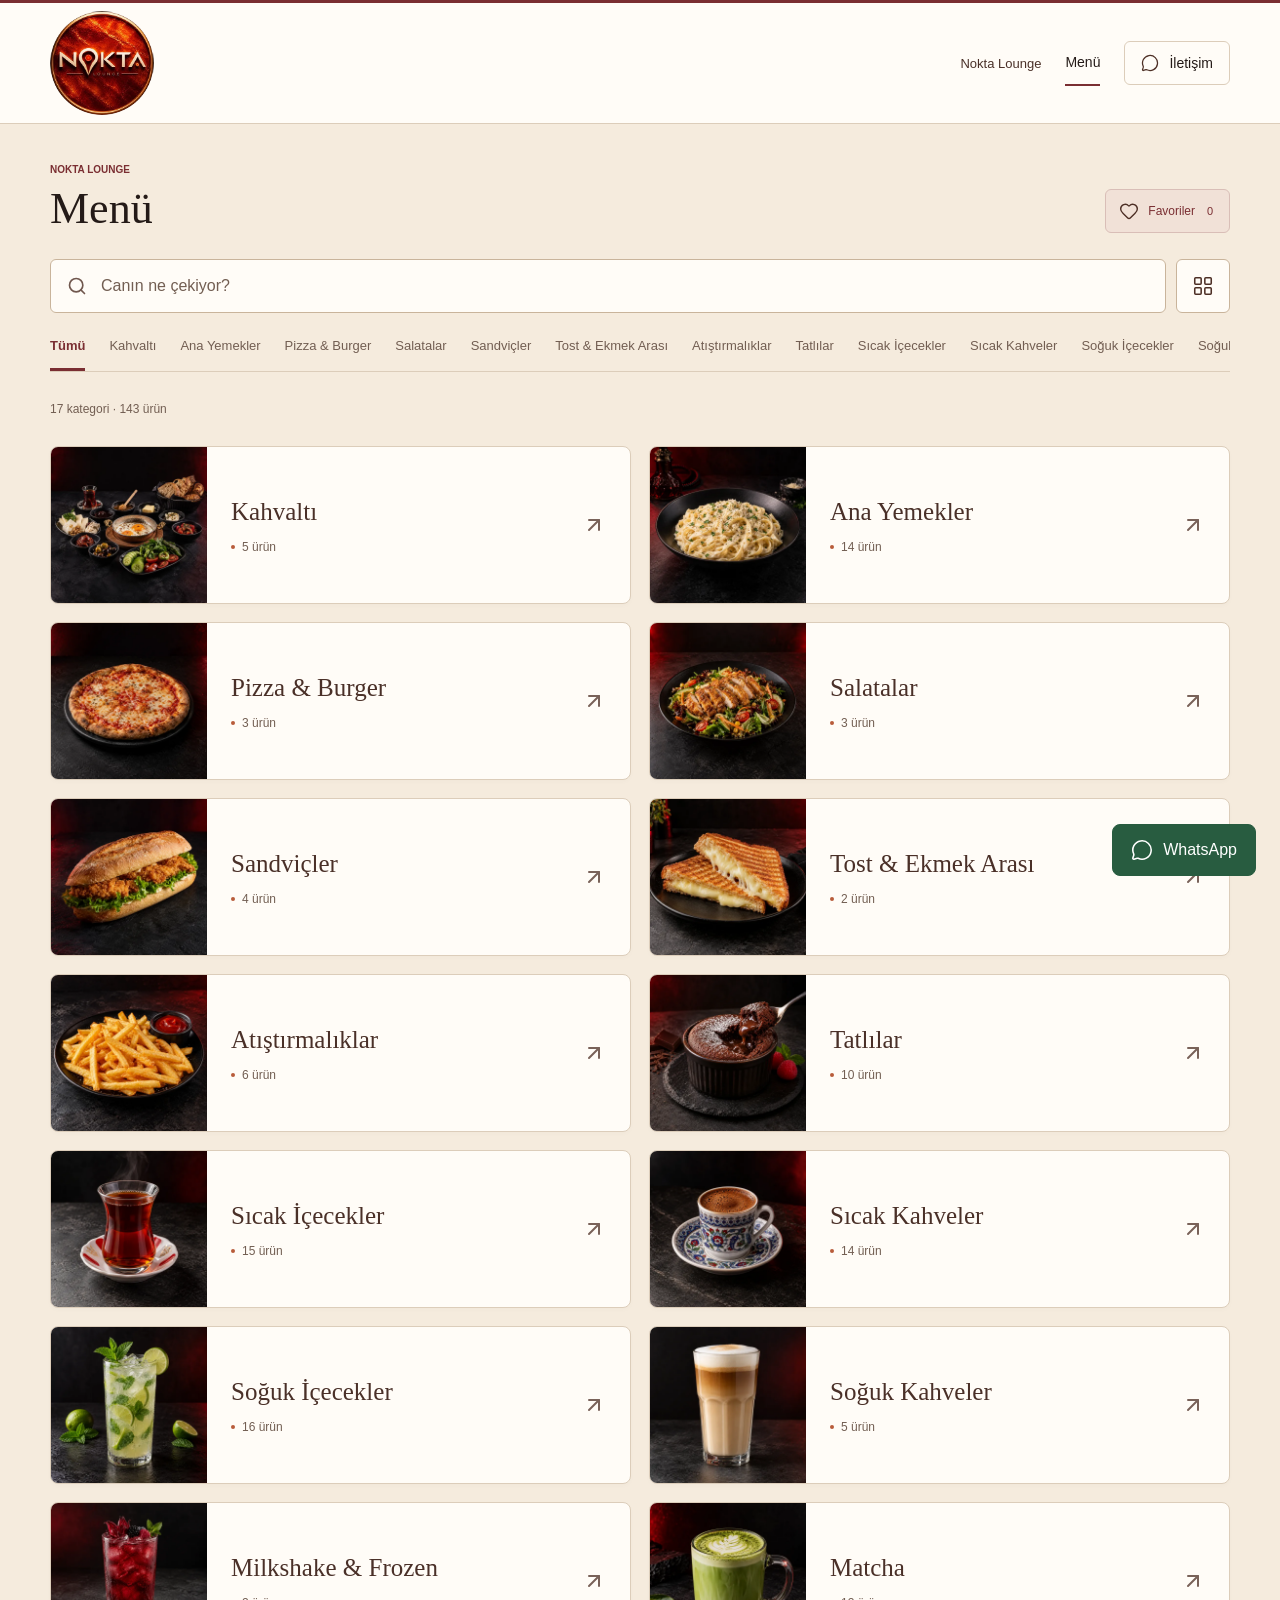
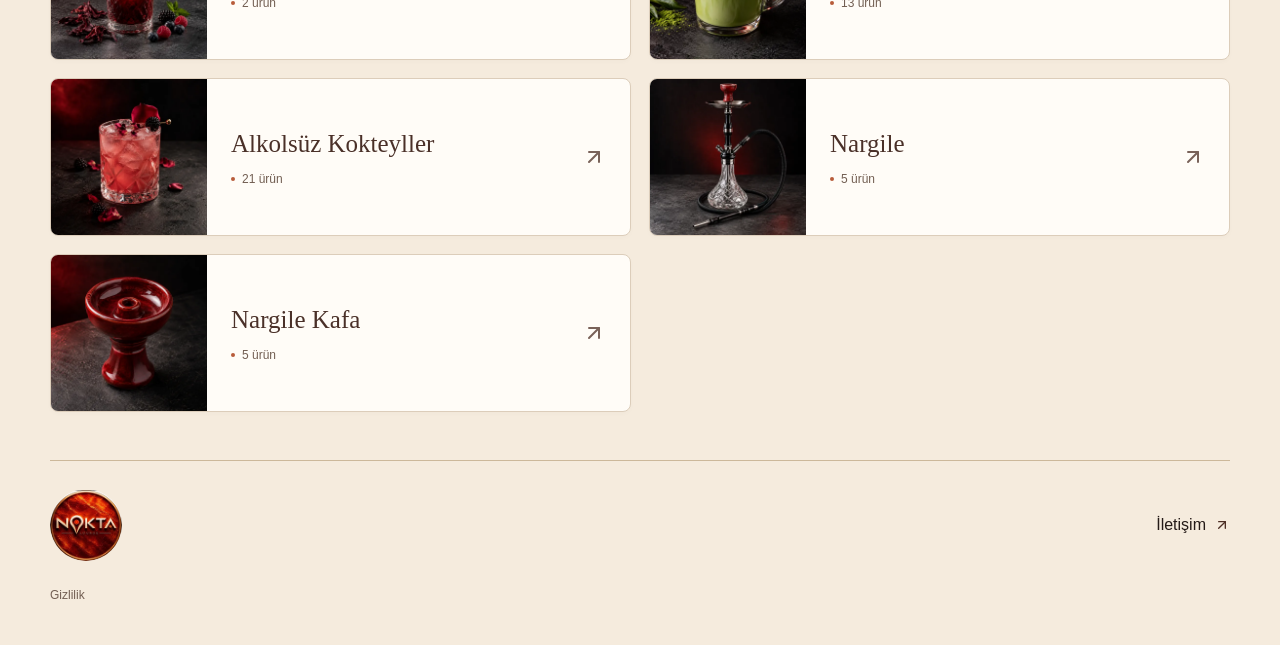
<file: index.html>
<!doctype html>
<html lang="tr">
<head>
  <meta charset="UTF-8">
  <meta name="viewport" content="width=device-width, initial-scale=1, viewport-fit=cover">
  <meta name="theme-color" content="#F5EBDD">
  <meta name="description" content="Nokta Lounge menüsü: kahveler, soğuk içecekler, yemekler, tatlılar ve nargile. Kategorileri ve ürün fiyatlarını inceleyin.">
  <meta property="og:title" content="Nokta Lounge | Menü">
  <meta property="og:description" content="Kahveler, yemekler, tatlılar ve daha fazlası. Nokta Lounge menüsü.">
  <meta property="og:type" content="website">
  <meta property="og:locale" content="tr_TR">
  <meta property="og:url" content="https://noktalounge.com.tr/">
  <meta property="og:image" content="https://noktalounge.com.tr/assets/brand/nokta-logo.webp">
  <link rel="canonical" href="https://noktalounge.com.tr/">
  <title>Nokta Lounge | Menü</title>
  <link rel="icon" href="assets/brand/favicon.png?v=2" type="image/png" sizes="64x64">
  <link rel="apple-touch-icon" href="assets/brand/apple-touch-icon.png">
  <link rel="manifest" href="site.webmanifest">
  <link rel="stylesheet" href="styles.css">
  <link rel="stylesheet" href="palette.css?v=ivory-1">
  <script type="application/ld+json">{"@context":"https://schema.org","@type":"CafeOrCoffeeShop","name":"Nokta Lounge","currenciesAccepted":"TRY","telephone":"+905308218324","url":"https://noktalounge.com.tr/","hasMenu":"https://noktalounge.com.tr/","address":{"@type":"PostalAddress","streetAddress":"Yeşilpınar, Gaziosmanpaşa Cd. No: 166, İç Kapı No: 1","addressLocality":"Eyüpsultan","addressRegion":"İstanbul","postalCode":"34065","addressCountry":"TR"}}</script>
</head>
<body>
  <a class="skip-link" href="#menu-title">Menüye geç</a>
  <header class="topbar">
    <div class="shell topbar-inner">
      <a class="brand" href="index.html" data-home aria-label="Nokta Lounge, ana menü">
        <img class="site-logo" src="assets/brand/nokta-logo.webp" width="320" height="320" alt="Nokta Lounge">
      </a>
      <nav class="header-nav" aria-label="Ana gezinme">
        <a class="discover-link" href="kesfet.html">Nokta Lounge</a>
        <a class="header-menu" href="#menu-title" data-home>Menü</a>
        <button class="contact-trigger" type="button" data-contact><img src="assets/icons/message-circle.svg" width="18" height="18" alt="">İletişim</button>
      </nav>
    </div>
  </header>
  <main class="shell">
    <section class="menu-section" aria-labelledby="menu-title">
      <div class="menu-toolbar">
        <div><p class="eyebrow">NOKTA LOUNGE</p><h1 id="menu-title" tabindex="-1">Menü</h1></div>
        <button class="favorites-shortcut" type="button" data-favorites><img src="assets/icons/heart.svg" width="20" height="20" alt=""><span>Favoriler</span><span data-favorite-count>0</span></button>
      </div>
      <div class="menu-controls">
        <div class="search-tools"><div class="search-row">
          <img src="assets/icons/search.svg" alt="" width="20" height="20">
          <input id="search-input" type="search" autocomplete="off" enterkeyhint="search" placeholder="Canın ne çekiyor?" aria-label="Ürün veya kategori ara">
          <button id="clear-search" class="icon-button" type="button" aria-label="Aramayı temizle" title="Aramayı temizle" hidden><img src="assets/icons/x.svg" alt="" width="20" height="20"></button>
        </div><button class="category-picker icon-button" type="button" data-picker title="Tüm kategoriler" aria-label="Tüm kategorileri aç"><img src="assets/icons/layout-grid.svg" width="22" height="22" alt=""></button></div>
        <nav class="tabs" aria-label="Menü kategorileri"><div id="tabs-inner" class="tabs-inner"></div></nav>
      </div>
      <div class="results-toolbar"><p id="menu-summary" role="status">17 kategori</p><label id="sort-control" hidden><span>Sırala</span><select id="sort-select" aria-label="Ürünleri sırala"><option value="menu">Menü sırası</option><option value="low">Fiyat: düşükten yükseğe</option><option value="high">Fiyat: yüksekten düşüğe</option></select></label></div>
      <div id="category-grid" class="category-grid">
        <a class="category-card" href="#cat=kahvalti" data-category="kahvalti"><span class="category-image"><img src="assets/products/pdf-menu/serpme-kahvalti-kisi-basi.webp" width="640" height="640" alt="" loading="lazy"></span><span class="category-copy"><span><strong>Kahvaltı</strong><small>5 ürün</small></span><img src="assets/icons/arrow-up-right.svg" width="20" height="20" alt=""></span></a>
        <a class="category-card" href="#cat=ana-yemekler" data-category="ana-yemekler"><span class="category-image"><img src="assets/products/pdf-menu/fettuccine-alfredo.webp" width="640" height="640" alt="" loading="lazy"></span><span class="category-copy"><span><strong>Ana Yemekler</strong><small>14 ürün</small></span><img src="assets/icons/arrow-up-right.svg" width="20" height="20" alt=""></span></a>
        <a class="category-card" href="#cat=pizza-burger" data-category="pizza-burger"><span class="category-image"><img src="assets/products/pdf-menu/pizza.webp" width="640" height="640" alt="" loading="lazy"></span><span class="category-copy"><span><strong>Pizza &amp; Burger</strong><small>3 ürün</small></span><img src="assets/icons/arrow-up-right.svg" width="20" height="20" alt=""></span></a>
        <a class="category-card" href="#cat=salatalar" data-category="salatalar"><span class="category-image"><img src="assets/products/pdf-menu/citir-tavuklu-salata.webp" width="640" height="640" alt="" loading="lazy"></span><span class="category-copy"><span><strong>Salatalar</strong><small>3 ürün</small></span><img src="assets/icons/arrow-up-right.svg" width="20" height="20" alt=""></span></a>
        <a class="category-card" href="#cat=sandvicler" data-category="sandvicler"><span class="category-image"><img src="assets/products/pdf-menu/citir-tavuk-sandvic.webp" width="640" height="640" alt="" loading="lazy"></span><span class="category-copy"><span><strong>Sandviçler</strong><small>4 ürün</small></span><img src="assets/icons/arrow-up-right.svg" width="20" height="20" alt=""></span></a>
        <a class="category-card" href="#cat=tost-ekmek-arasi" data-category="tost-ekmek-arasi"><span class="category-image"><img src="assets/products/kasarli-tost.webp" width="640" height="640" alt="" loading="lazy"></span><span class="category-copy"><span><strong>Tost &amp; Ekmek Arası</strong><small>2 ürün</small></span><img src="assets/icons/arrow-up-right.svg" width="20" height="20" alt=""></span></a>
        <a class="category-card" href="#cat=atistirmaliklar" data-category="atistirmaliklar"><span class="category-image"><img src="assets/products/patates-kizartmasi.webp" width="640" height="640" alt="" loading="lazy"></span><span class="category-copy"><span><strong>Atıştırmalıklar</strong><small>6 ürün</small></span><img src="assets/icons/arrow-up-right.svg" width="20" height="20" alt=""></span></a>
        <a class="category-card" href="#cat=tatlilar" data-category="tatlilar"><span class="category-image"><img src="assets/products/sufle.webp" width="640" height="640" alt="" loading="lazy"></span><span class="category-copy"><span><strong>Tatlılar</strong><small>10 ürün</small></span><img src="assets/icons/arrow-up-right.svg" width="20" height="20" alt=""></span></a>
        <a class="category-card" href="#cat=sicak-icecekler" data-category="sicak-icecekler"><span class="category-image"><img src="assets/products/cay.webp" width="640" height="640" alt="" loading="lazy"></span><span class="category-copy"><span><strong>Sıcak İçecekler</strong><small>15 ürün</small></span><img src="assets/icons/arrow-up-right.svg" width="20" height="20" alt=""></span></a>
        <a class="category-card" href="#cat=kahveler" data-category="kahveler"><span class="category-image"><img src="assets/products/turk-kahvesi.webp" width="640" height="640" alt="" loading="lazy"></span><span class="category-copy"><span><strong>Sıcak Kahveler</strong><small>14 ürün</small></span><img src="assets/icons/arrow-up-right.svg" width="20" height="20" alt=""></span></a>
        <a class="category-card" href="#cat=soguk-icecekler" data-category="soguk-icecekler"><span class="category-image"><img src="assets/products/cool-lime.webp" width="640" height="640" alt="" loading="lazy"></span><span class="category-copy"><span><strong>Soğuk İçecekler</strong><small>16 ürün</small></span><img src="assets/icons/arrow-up-right.svg" width="20" height="20" alt=""></span></a>
        <a class="category-card" href="#cat=soguk-kahveler" data-category="soguk-kahveler"><span class="category-image"><img src="assets/products/latte.webp" width="640" height="640" alt="" loading="lazy"></span><span class="category-copy"><span><strong>Soğuk Kahveler</strong><small>5 ürün</small></span><img src="assets/icons/arrow-up-right.svg" width="20" height="20" alt=""></span></a>
        <a class="category-card" href="#cat=milkshake-frozen" data-category="milkshake-frozen"><span class="category-image"><img src="assets/products/berry-hibiscus.webp" width="640" height="640" alt="" loading="lazy"></span><span class="category-copy"><span><strong>Milkshake &amp; Frozen</strong><small>2 ürün</small></span><img src="assets/icons/arrow-up-right.svg" width="20" height="20" alt=""></span></a>
        <a class="category-card" href="#cat=matcha" data-category="matcha"><span class="category-image"><img src="assets/products/pdf-menu/matcha-latte.webp" width="640" height="640" alt="" loading="lazy"></span><span class="category-copy"><span><strong>Matcha</strong><small>13 ürün</small></span><img src="assets/icons/arrow-up-right.svg" width="20" height="20" alt=""></span></a>
        <a class="category-card" href="#cat=alkolsuz-kokteyller" data-category="alkolsuz-kokteyller"><span class="category-image"><img src="assets/products/pdf-menu/pink-venom.webp" width="640" height="640" alt="" loading="lazy"></span><span class="category-copy"><span><strong>Alkolsüz Kokteyller</strong><small>21 ürün</small></span><img src="assets/icons/arrow-up-right.svg" width="20" height="20" alt=""></span></a>
        <a class="category-card" href="#cat=nargile" data-category="nargile"><span class="category-image"><img src="assets/products/nokta-special.webp" width="640" height="640" alt="" loading="lazy"></span><span class="category-copy"><span><strong>Nargile</strong><small>5 ürün</small></span><img src="assets/icons/arrow-up-right.svg" width="20" height="20" alt=""></span></a>
        <a class="category-card" href="#cat=nargile-kafa" data-category="nargile-kafa"><span class="category-image"><img src="assets/products/pdf-menu/nokta-special-kafa.webp" width="640" height="640" alt="" loading="lazy"></span><span class="category-copy"><span><strong>Nargile Kafa</strong><small>5 ürün</small></span><img src="assets/icons/arrow-up-right.svg" width="20" height="20" alt=""></span></a>
      </div>
      <div id="menu-root" class="menu-root"></div>
      <noscript><style>.menu-controls,.mobile-bar,[data-contact],[data-privacy],[data-favorites],.results-toolbar{display:none!important}.category-grid{margin-bottom:40px}</style>
        <article id="cat=kahvalti" class="menu-category"><header class="menu-head"><h2>Kahvaltı</h2></header><div class="item-list"><div class="item-row"><span class="item-name">Serpme Kahvaltı (kişi başı)</span><span class="item-price">600 ₺</span></div><div class="item-row"><span class="item-name">Kahvaltı Tabağı</span><span class="item-price">400 ₺</span></div><div class="item-row"><span class="item-name">Menemen</span><span class="item-price">225 ₺</span></div><div class="item-row"><span class="item-name">Sucuklu Yumurta</span><span class="item-price">245 ₺</span></div><div class="item-row"><span class="item-name">Peynirli Omlet Çeşitleri</span><span class="item-price">225 ₺</span></div></div></article>
        <article id="cat=ana-yemekler" class="menu-category"><header class="menu-head"><h2>Ana Yemekler</h2></header><div class="item-list"><div class="item-row"><span class="item-name">Fettuccine Alfredo</span><span class="item-price">475 ₺</span></div><div class="item-row"><span class="item-name">Pesto Makarna</span><span class="item-price">425 ₺</span></div><div class="item-row"><span class="item-name">Penne Arrabbiata</span><span class="item-price">425 ₺</span></div><div class="item-row"><span class="item-name">Köri Soslu Tavuk</span><span class="item-price">475 ₺</span></div><div class="item-row"><span class="item-name">Barbekü Soslu Tavuk</span><span class="item-price">475 ₺</span></div><div class="item-row"><span class="item-name">Tavuk Fajita</span><span class="item-price">525 ₺</span></div><div class="item-row"><span class="item-name">Kremalı Mantarlı Tavuk</span><span class="item-price">475 ₺</span></div><div class="item-row"><span class="item-name">Izgara Köfte</span><span class="item-price">600 ₺</span></div><div class="item-row"><span class="item-name">Yarım Ekmek Köfte</span><span class="item-price">390 ₺</span></div><div class="item-row"><span class="item-name">Üç Çeyrek Köfte</span><span class="item-price">475 ₺</span></div><div class="item-row"><span class="item-name">Et Fajita</span><span class="item-price">650 ₺</span></div><div class="item-row"><span class="item-name">Steak</span><span class="item-price">750 ₺</span></div><div class="item-row"><span class="item-name">Et Sote</span><span class="item-price">675 ₺</span></div><div class="item-row"><span class="item-name">Çökertme Kebabı</span><span class="item-price">675 ₺</span></div></div></article>
        <article id="cat=pizza-burger" class="menu-category"><header class="menu-head"><h2>Pizza &amp; Burger</h2></header><div class="item-list"><div class="item-row"><span class="item-name">Pizza</span><span class="item-price">375 ₺</span></div><div class="item-row"><span class="item-name">Hamburger</span><span class="item-price">400 ₺</span></div><div class="item-row"><span class="item-name">Çizburger</span><span class="item-price">430 ₺</span></div></div></article>
        <article id="cat=salatalar" class="menu-category"><header class="menu-head"><h2>Salatalar</h2></header><div class="item-list"><div class="item-row"><span class="item-name">Çıtır Tavuklu Salata</span><span class="item-price">390 ₺</span></div><div class="item-row"><span class="item-name">Ton Balıklı Salata</span><span class="item-price">370 ₺</span></div><div class="item-row"><span class="item-name">Akdeniz Salata</span><span class="item-price">340 ₺</span></div></div></article>
        <article id="cat=sandvicler" class="menu-category"><header class="menu-head"><h2>Sandviçler</h2></header><div class="item-list"><div class="item-row"><span class="item-name">Çıtır Tavuk Sandviç</span><span class="item-price">360 ₺</span></div><div class="item-row"><span class="item-name">Hindi Füme Sandviç</span><span class="item-price">340 ₺</span></div><div class="item-row"><span class="item-name">Ton Balıklı Sandviç</span><span class="item-price">340 ₺</span></div><div class="item-row"><span class="item-name">Patso</span><span class="item-price">275 ₺</span></div></div></article>
        <article id="cat=tost-ekmek-arasi" class="menu-category"><header class="menu-head"><h2>Tost &amp; Ekmek Arası</h2></header><div class="item-list"><div class="item-row"><span class="item-name">Kaşarlı Tost</span><span class="item-price">250 ₺</span></div><div class="item-row"><span class="item-name">Karışık Tost</span><span class="item-price">290 ₺</span></div></div></article>
        <article id="cat=atistirmaliklar" class="menu-category"><header class="menu-head"><h2>Atıştırmalıklar</h2></header><div class="item-list"><div class="item-row"><span class="item-name">Patates Tabağı</span><span class="item-price">280 ₺</span></div><div class="item-row"><span class="item-name">Combo Basket</span><span class="item-price">390 ₺</span></div><div class="item-row"><span class="item-name">Çerez</span><span class="item-price">300 ₺</span></div><div class="item-row"><span class="item-name">Patlamış Mısır</span><span class="item-price">200 ₺</span></div><div class="item-row"><span class="item-name">Meyve Tabağı</span><span class="item-price">350 ₺</span></div><div class="item-row"><span class="item-name">Lüks Meyve Tabağı</span><span class="item-price">525 ₺</span></div></div></article>
        <article id="cat=tatlilar" class="menu-category"><header class="menu-head"><h2>Tatlılar</h2></header><div class="item-list"><div class="item-row"><span class="item-name">Sufle</span><span class="item-price">350 ₺</span></div><div class="item-row"><span class="item-name">San Sebastian</span><span class="item-price">400 ₺</span></div><div class="item-row"><span class="item-name">Coco Star</span><span class="item-price">400 ₺</span></div><div class="item-row"><span class="item-name">Lotus Kubbe</span><span class="item-price">425 ₺</span></div><div class="item-row"><span class="item-name">Fıstıklı Çikolatalı</span><span class="item-price">475 ₺</span></div><div class="item-row"><span class="item-name">Cheesecake</span><span class="item-price">400 ₺</span></div><div class="item-row"><span class="item-name">Çikolatalı Dünyası</span><span class="item-price">425 ₺</span></div><div class="item-row"><span class="item-name">Latte Mono</span><span class="item-price">375 ₺</span></div><div class="item-row"><span class="item-name">Profiterollü Kare</span><span class="item-price">375 ₺</span></div><div class="item-row"><span class="item-name">Sütlü Tatlılar</span><span class="item-price">250 ₺</span></div></div></article>
        <article id="cat=sicak-icecekler" class="menu-category"><header class="menu-head"><h2>Sıcak İçecekler</h2></header><div class="item-list"><div class="item-row"><span class="item-name">Çay</span><span class="item-price">50 ₺</span></div><div class="item-row"><span class="item-name">Fincan Çay</span><span class="item-price">60 ₺</span></div><div class="item-row"><span class="item-name">Ihlamur</span><span class="item-price">170 ₺</span></div><div class="item-row"><span class="item-name">Ada Çayı</span><span class="item-price">170 ₺</span></div><div class="item-row"><span class="item-name">Nane Limon</span><span class="item-price">170 ₺</span></div><div class="item-row"><span class="item-name">Kış Çayı</span><span class="item-price">170 ₺</span></div><div class="item-row"><span class="item-name">Papatya Çayı</span><span class="item-price">170 ₺</span></div><div class="item-row"><span class="item-name">Hibiskus Çayı</span><span class="item-price">170 ₺</span></div><div class="item-row"><span class="item-name">Yeşil Çay</span><span class="item-price">170 ₺</span></div><div class="item-row"><span class="item-name">Oralet Çeşitleri</span><span class="item-price">80 ₺</span></div><div class="item-row"><span class="item-name">Sıcak Çikolata</span><span class="item-price">190 ₺</span></div><div class="item-row"><span class="item-name">Sahlep</span><span class="item-price">190 ₺</span></div><div class="item-row"><span class="item-name">Ballı Süt</span><span class="item-price">170 ₺</span></div><div class="item-row"><span class="item-name">Nescafe</span><span class="item-price">130 ₺</span></div><div class="item-row"><span class="item-name">Sütlü Nescafe</span><span class="item-price">150 ₺</span></div></div></article>
        <article id="cat=kahveler" class="menu-category"><header class="menu-head"><h2>Sıcak Kahveler</h2></header><div class="item-list"><div class="item-row"><span class="item-name">Türk Kahvesi</span><span class="item-price">150 ₺</span></div><div class="item-row"><span class="item-name">Double Türk Kahvesi</span><span class="item-price">220 ₺</span></div><div class="item-row"><span class="item-name">Dibek Kahvesi</span><span class="item-price">170 ₺</span></div><div class="item-row"><span class="item-name">Menengiç Kahvesi</span><span class="item-price">170 ₺</span></div><div class="item-row"><span class="item-name">Espresso</span><span class="item-price">140 ₺</span></div><div class="item-row"><span class="item-name">Double Espresso</span><span class="item-price">180 ₺</span></div><div class="item-row"><span class="item-name">Filtre Kahve</span><span class="item-price">180 ₺</span></div><div class="item-row"><span class="item-name">Americano</span><span class="item-price">180 ₺</span></div><div class="item-row"><span class="item-name">Latte</span><span class="item-price">220 ₺</span></div><div class="item-row"><span class="item-name">Caramel Latte</span><span class="item-price">240 ₺</span></div><div class="item-row"><span class="item-name">Cappuccino</span><span class="item-price">220 ₺</span></div><div class="item-row"><span class="item-name">Mocha</span><span class="item-price">240 ₺</span></div><div class="item-row"><span class="item-name">White Mocha</span><span class="item-price">250 ₺</span></div><div class="item-row"><span class="item-name">Caramel Macchiato</span><span class="item-price">250 ₺</span></div></div></article>
        <article id="cat=soguk-icecekler" class="menu-category"><header class="menu-head"><h2>Soğuk İçecekler</h2></header><div class="item-list"><div class="item-row"><span class="item-name">Su</span><span class="item-price">50 ₺</span></div><div class="item-row"><span class="item-name">Soda</span><span class="item-price">75 ₺</span></div><div class="item-row"><span class="item-name">Meyveli Soda</span><span class="item-price">85 ₺</span></div><div class="item-row"><span class="item-name">Ayran</span><span class="item-price">75 ₺</span></div><div class="item-row"><span class="item-name">Cappy Meyve Suyu</span><span class="item-price">110 ₺</span></div><div class="item-row"><span class="item-name">Coca Cola &amp; Zero</span><span class="item-price">110 ₺</span></div><div class="item-row"><span class="item-name">Fanta</span><span class="item-price">110 ₺</span></div><div class="item-row"><span class="item-name">Sprite</span><span class="item-price">110 ₺</span></div><div class="item-row"><span class="item-name">Burn</span><span class="item-price">165 ₺</span></div><div class="item-row"><span class="item-name">Ice Tea Şeftali</span><span class="item-price">120 ₺</span></div><div class="item-row"><span class="item-name">Ice Tea Mango</span><span class="item-price">120 ₺</span></div><div class="item-row"><span class="item-name">Ice Tea Limon</span><span class="item-price">120 ₺</span></div><div class="item-row"><span class="item-name">Limonata</span><span class="item-price">160 ₺</span></div><div class="item-row"><span class="item-name">Sıkma Portakal Suyu</span><span class="item-price">320 ₺</span></div><div class="item-row"><span class="item-name">Portakal Suyu</span><span class="item-price">200 ₺</span></div><div class="item-row"><span class="item-name">Churchill</span><span class="item-price">140 ₺</span></div></div></article>
        <article id="cat=soguk-kahveler" class="menu-category"><header class="menu-head"><h2>Soğuk Kahveler</h2></header><div class="item-list"><div class="item-row"><span class="item-name">Iced Americano</span><span class="item-price">210 ₺</span></div><div class="item-row"><span class="item-name">Iced Latte</span><span class="item-price">240 ₺</span></div><div class="item-row"><span class="item-name">Iced Mocha</span><span class="item-price">260 ₺</span></div><div class="item-row"><span class="item-name">Iced White Mocha</span><span class="item-price">270 ₺</span></div><div class="item-row"><span class="item-name">Iced Caramel Latte</span><span class="item-price">270 ₺</span></div></div></article>
        <article id="cat=milkshake-frozen" class="menu-category"><header class="menu-head"><h2>Milkshake &amp; Frozen</h2></header><div class="item-list"><div class="item-row"><span class="item-name">Milkshake</span><span class="item-price">260 ₺</span></div><div class="item-row"><span class="item-name">Frozen</span><span class="item-price">260 ₺</span></div></div></article>
        <article id="cat=matcha" class="menu-category"><header class="menu-head"><h2>Matcha</h2></header><div class="item-list"><div class="item-row"><span class="item-name">Matcha Latte</span><span class="item-price">250 ₺</span></div><div class="item-row"><span class="item-name">Vanilla Matcha</span><span class="item-price">260 ₺</span></div><div class="item-row"><span class="item-name">Strawberry Matcha</span><span class="item-price">270 ₺</span></div><div class="item-row"><span class="item-name">Mango Matcha</span><span class="item-price">270 ₺</span></div><div class="item-row"><span class="item-name">Blueberry Matcha</span><span class="item-price">270 ₺</span></div><div class="item-row"><span class="item-name">Coconut Matcha</span><span class="item-price">270 ₺</span></div><div class="item-row"><span class="item-name">Iced Matcha Latte</span><span class="item-price">260 ₺</span></div><div class="item-row"><span class="item-name">Iced Vanilla Matcha</span><span class="item-price">270 ₺</span></div><div class="item-row"><span class="item-name">Iced Strawberry Matcha</span><span class="item-price">270 ₺</span></div><div class="item-row"><span class="item-name">Iced Mango Matcha</span><span class="item-price">270 ₺</span></div><div class="item-row"><span class="item-name">Iced Blueberry Matcha</span><span class="item-price">270 ₺</span></div><div class="item-row"><span class="item-name">Iced Coconut Matcha</span><span class="item-price">270 ₺</span></div><div class="item-row"><span class="item-name">Matcha Lemonade</span><span class="item-price">260 ₺</span></div></div></article>
        <article id="cat=alkolsuz-kokteyller" class="menu-category"><header class="menu-head"><h2>Alkolsüz Kokteyller</h2></header><div class="item-list"><div class="item-row"><span class="item-name">Pink Venom</span><span class="item-price">270 ₺</span></div><div class="item-row"><span class="item-name">Blue Mirage</span><span class="item-price">270 ₺</span></div><div class="item-row"><span class="item-name">Berry Rush</span><span class="item-price">260 ₺</span></div><div class="item-row"><span class="item-name">Tropical Kiss</span><span class="item-price">260 ₺</span></div><div class="item-row"><span class="item-name">Golden Hour</span><span class="item-price">260 ₺</span></div><div class="item-row"><span class="item-name">Purple Haze</span><span class="item-price">270 ₺</span></div><div class="item-row"><span class="item-name">Ocean Drive</span><span class="item-price">270 ₺</span></div><div class="item-row"><span class="item-name">Mango Fever</span><span class="item-price">260 ₺</span></div><div class="item-row"><span class="item-name">Strawberry Moon</span><span class="item-price">260 ₺</span></div><div class="item-row"><span class="item-name">Midnight Blue</span><span class="item-price">270 ₺</span></div><div class="item-row"><span class="item-name">Lychee Dream</span><span class="item-price">260 ₺</span></div><div class="item-row"><span class="item-name">Coco Crush</span><span class="item-price">260 ₺</span></div><div class="item-row"><span class="item-name">Dragon Bloom</span><span class="item-price">270 ₺</span></div><div class="item-row"><span class="item-name">Sunset Crush</span><span class="item-price">260 ₺</span></div><div class="item-row"><span class="item-name">Electric Blue</span><span class="item-price">270 ₺</span></div><div class="item-row"><span class="item-name">Passion Wave</span><span class="item-price">260 ₺</span></div><div class="item-row"><span class="item-name">Pink Sunset</span><span class="item-price">260 ₺</span></div><div class="item-row"><span class="item-name">Frozen Berry</span><span class="item-price">260 ₺</span></div><div class="item-row"><span class="item-name">Cool Lime</span><span class="item-price">240 ₺</span></div><div class="item-row"><span class="item-name">Mojito</span><span class="item-price">250 ₺</span></div><div class="item-row"><span class="item-name">Berry Hibiscus</span><span class="item-price">260 ₺</span></div></div></article>
        <article id="cat=nargile" class="menu-category"><header class="menu-head"><h2>Nargile</h2></header><div class="item-list"><div class="item-row"><span class="item-name">Nokta Special</span><span class="item-price">550 ₺</span></div><div class="item-row"><span class="item-name">Al Fakher</span><span class="item-price">400 ₺</span></div><div class="item-row"><span class="item-name">Dark Seri</span><span class="item-price">750 ₺</span></div><div class="item-row"><span class="item-name">Cigar</span><span class="item-price">900 ₺</span></div><div class="item-row"><span class="item-name">Nakhla</span><span class="item-price">400 ₺</span></div></div></article>
        <article id="cat=nargile-kafa" class="menu-category"><header class="menu-head"><h2>Nargile Kafa</h2></header><div class="item-list"><div class="item-row"><span class="item-name">Nokta Special Kafa</span><span class="item-price">375 ₺</span></div><div class="item-row"><span class="item-name">Al Fakher Kafa</span><span class="item-price">250 ₺</span></div><div class="item-row"><span class="item-name">Dark Seri Kafa</span><span class="item-price">425 ₺</span></div><div class="item-row"><span class="item-name">Cigar Kafa</span><span class="item-price">750 ₺</span></div><div class="item-row"><span class="item-name">Nakhla Kafa</span><span class="item-price">250 ₺</span></div></div></article>
      </noscript>
    </section>
  </main>
  <footer class="shell footer">
    <div class="footer-main"><a class="footer-name" href="index.html" data-home aria-label="Nokta Lounge ana menü"><img class="footer-logo" src="assets/brand/nokta-logo.webp" width="320" height="320" alt="Nokta Lounge"></a><button type="button" class="text-button" data-contact>İletişim <img src="assets/icons/arrow-up-right.svg" width="16" height="16" alt=""></button></div>
    <div class="footer-meta"><button type="button" class="text-button" data-privacy>Gizlilik</button></div>
  </footer>
  <nav class="mobile-bar" aria-label="Hızlı erişim">
    <button type="button" data-home class="mobile-action is-active"><img src="assets/icons/utensils.svg" width="20" height="20" alt=""><span>Menü</span></button>
    <button type="button" data-search class="mobile-action"><img src="assets/icons/search.svg" width="20" height="20" alt=""><span>Ara</span></button>
    <button type="button" data-favorites class="mobile-action"><img src="assets/icons/heart.svg" width="20" height="20" alt=""><span>Favoriler <span data-favorite-count>0</span></span></button>
    <button type="button" data-contact class="mobile-action"><img src="assets/icons/message-circle.svg" width="20" height="20" alt=""><span>İletişim</span></button>
    <a id="whatsapp-mobile" class="mobile-action mobile-whatsapp" hidden target="_blank" rel="noopener noreferrer" aria-label="WhatsApp üzerinden Nokta Lounge'a yazın"><img src="assets/icons/message-circle.svg" width="20" height="20" alt=""><span>WhatsApp</span></a>
  </nav>
  <a id="whatsapp-float" class="whatsapp-float" hidden target="_blank" rel="noopener noreferrer"><img src="assets/icons/message-circle.svg" width="22" height="22" alt=""><span>WhatsApp</span></a>
  <dialog id="contact-dialog" aria-labelledby="contact-title">
    <div class="sheet-handle" aria-hidden="true"></div>
    <button class="icon-button dialog-close" type="button" data-close aria-label="İletişim penceresini kapat" title="Kapat"><img src="assets/icons/x.svg" width="20" height="20" alt=""></button>
    <p class="eyebrow">NOKTA LOUNGE</p><h2 id="contact-title">Bize ulaşın<span>.</span></h2>
    <p id="contact-pending" class="contact-pending">İletişim bilgilerimiz yakında burada.</p>
    <div id="contact-links" class="contact-links"></div>
    <button id="whatsapp-pending" class="contact-link whatsapp-link" type="button" disabled><img src="assets/icons/message-circle.svg" width="22" height="22" alt=""><span>WhatsApp<small>Yakında</small></span></button>
  </dialog>
  <dialog id="privacy-dialog" aria-labelledby="privacy-title">
    <button class="icon-button dialog-close" type="button" data-close aria-label="Gizlilik penceresini kapat" title="Kapat"><img src="assets/icons/x.svg" width="20" height="20" alt=""></button>
    <p class="eyebrow">NOKTA LOUNGE</p><h2 id="privacy-title">Gizlilik</h2>
    <p>Bu menü sayfası çerez kullanmaz; reklam veya ziyaretçi analiz etiketi çalıştırmaz. Arama alanına yazdığınız metin bu sayfada işlenir. Favorileriniz bu cihazın tarayıcısında saklanır; sunucuya gönderilmez.</p>
    <p>WhatsApp, Instagram veya harita bağlantılarından birini açtığınızda ilgili hizmetin gizlilik koşulları geçerlidir.</p>
  </dialog>
  <dialog id="product-dialog" class="product-dialog" aria-labelledby="product-title"><button class="icon-button dialog-close" type="button" data-close aria-label="Ürün detayını kapat" title="Kapat"><img src="assets/icons/x.svg" width="20" height="20" alt=""></button><div id="product-content"></div></dialog>
  <dialog id="category-dialog" aria-labelledby="picker-title"><button class="icon-button dialog-close" type="button" data-close aria-label="Kategorileri kapat" title="Kapat"><img src="assets/icons/x.svg" width="20" height="20" alt=""></button><p class="eyebrow">MENÜ</p><h2 id="picker-title">Kategoriler</h2><div id="picker-categories"></div></dialog>
  <div id="menu-announcement" class="sr-only" role="status"></div>
  <script src="business.js"></script>
  <script src="product-images.js"></script>
  <script src="menu-data.js"></script>
  <script src="app.js"></script>
</body>
</html>
</file>
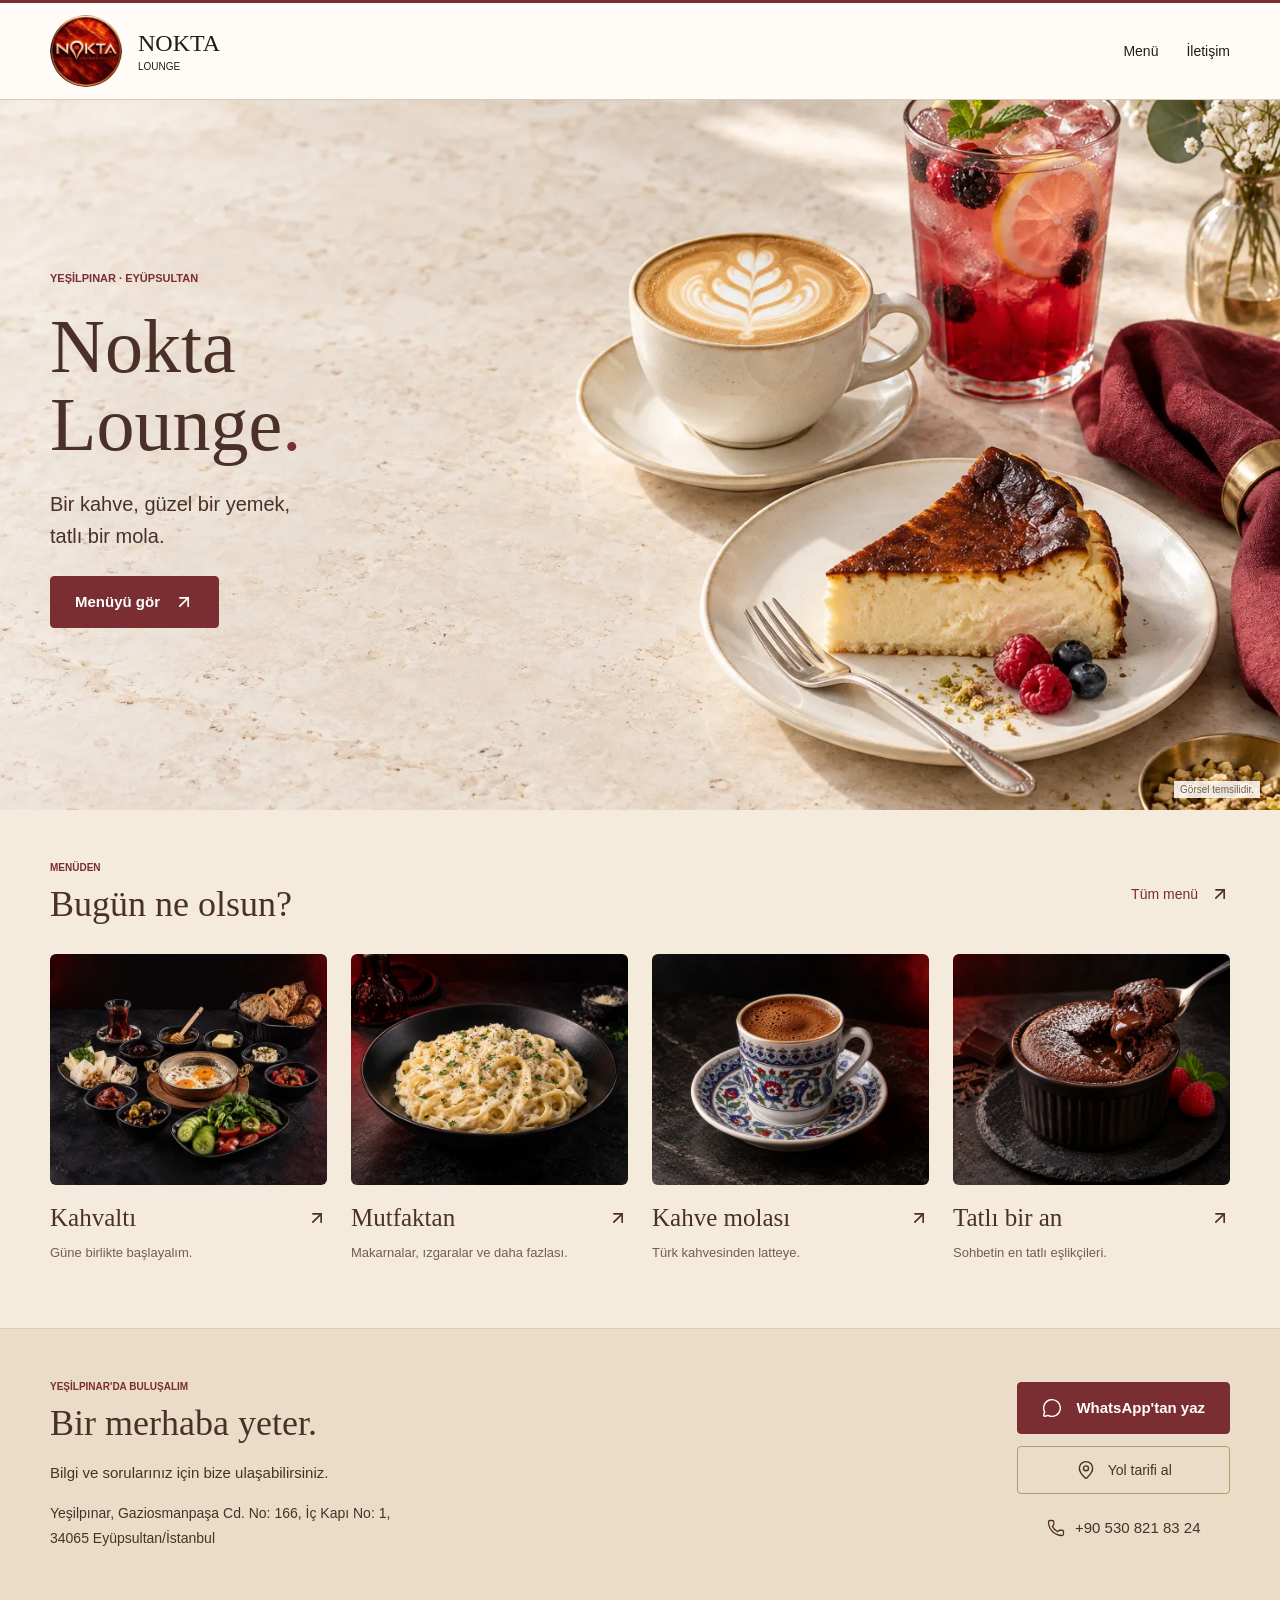
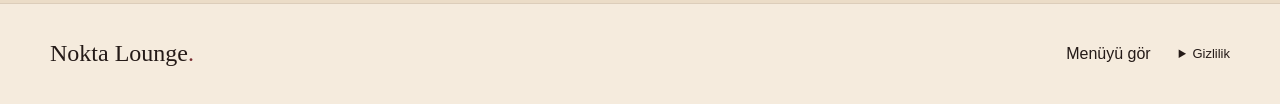
<file: kesfet.html>
<!doctype html>
<html lang="tr">
<head>
  <meta charset="utf-8">
  <meta name="viewport" content="width=device-width, initial-scale=1, viewport-fit=cover">
  <meta name="theme-color" content="#F5EBDD">
  <title>Nokta Lounge | Kahve, Yemek ve Tatlı</title>
  <meta name="description" content="Eyüpsultan Yeşilpınar'daki Nokta Lounge'da kahvaltıdan kahveye, yemeklerden tatlılara menümüzü keşfedin. Fiyatları inceleyin, yol tarifi alın ve bize ulaşın.">
  <link rel="canonical" href="https://noktalounge.com.tr/kesfet.html">
  <meta property="og:title" content="Nokta Lounge">
  <meta property="og:description" content="Bir kahve, güzel bir yemek, tatlı bir mola. Menümüzü keşfedin.">
  <meta property="og:type" content="website">
  <meta property="og:locale" content="tr_TR">
  <meta property="og:url" content="https://noktalounge.com.tr/kesfet.html">
  <meta property="og:image" content="https://noktalounge.com.tr/assets/welcome/cafe-table.webp">
  <link rel="icon" href="assets/brand/favicon.png?v=2" type="image/png" sizes="64x64">
  <link rel="apple-touch-icon" href="assets/brand/apple-touch-icon.png">
  <link rel="manifest" href="site.webmanifest">
  <link rel="stylesheet" href="styles.css">
  <link rel="stylesheet" href="palette.css?v=ivory-1">
  <link rel="stylesheet" href="welcome.css?v=1">
  <script type="application/ld+json">{"@context":"https://schema.org","@type":"CafeOrCoffeeShop","name":"Nokta Lounge","url":"https://noktalounge.com.tr/kesfet.html","hasMenu":"https://noktalounge.com.tr/","telephone":"+905308218324","currenciesAccepted":"TRY","address":{"@type":"PostalAddress","streetAddress":"Yeşilpınar, Gaziosmanpaşa Cd. No: 166, İç Kapı No: 1","addressLocality":"Eyüpsultan","addressRegion":"İstanbul","postalCode":"34065","addressCountry":"TR"}}</script>
</head>
<body class="welcome-page">
  <a class="skip-link" href="#welcome-main">İçeriğe geç</a>
  <header class="topbar welcome-header">
    <div class="shell topbar-inner">
      <a class="welcome-brand" href="kesfet.html" aria-label="Nokta Lounge ana sayfa"><img class="site-logo" src="assets/brand/nokta-logo.webp" width="80" height="80" alt="Nokta Lounge"><span>NOKTA <small>LOUNGE</small></span></a>
      <nav class="welcome-nav" aria-label="Ana gezinme"><a href="index.html" data-menu-link>Menü</a><a href="#iletisim">İletişim</a></nav>
    </div>
  </header>
  <main id="welcome-main">
    <section class="welcome-hero" aria-labelledby="welcome-title">
      <picture class="hero-picture"><source media="(max-width: 650px)" srcset="assets/welcome/cafe-table-mobile.webp"><img src="assets/welcome/cafe-table.webp" width="1536" height="1024" alt="Latte, cheesecake ve meyveli soğuk içecekten oluşan temsili sunum" fetchpriority="high"></picture>
      <div class="shell hero-inner"><div class="hero-copy"><p class="eyebrow">YEŞİLPINAR · EYÜPSULTAN</p><h1 id="welcome-title">Nokta <br>Lounge<span>.</span></h1><p class="hero-description">Bir kahve, güzel bir yemek,<br>tatlı bir mola.</p><a class="primary-action" href="index.html" data-menu-link>Menüyü gör <img src="assets/icons/arrow-up-right.svg" width="20" height="20" alt=""></a></div></div>
      <small class="hero-caption">Görsel temsilidir.</small>
    </section>
    <section class="welcome-selection shell" aria-labelledby="selection-title">
      <div class="section-heading"><div><p class="eyebrow">MENÜDEN</p><h2 id="selection-title">Bugün ne olsun?</h2></div><a class="all-menu" href="index.html" data-menu-link>Tüm menü <img src="assets/icons/arrow-up-right.svg" width="20" height="20" alt=""></a></div>
      <div class="selection-grid">
        <a class="selection-item" href="index.html#cat=kahvalti" data-menu-link><img src="assets/products/pdf-menu/serpme-kahvalti-kisi-basi.webp" width="480" height="480" alt="Temsili kahvaltı sunumu" loading="lazy"><span><strong>Kahvaltı</strong><img src="assets/icons/arrow-up-right.svg" width="20" height="20" alt=""></span><p>Güne birlikte başlayalım.</p></a>
        <a class="selection-item" href="index.html#cat=ana-yemekler" data-menu-link><img src="assets/products/pdf-menu/fettuccine-alfredo.webp" width="480" height="480" alt="Temsili makarna sunumu" loading="lazy"><span><strong>Mutfaktan</strong><img src="assets/icons/arrow-up-right.svg" width="20" height="20" alt=""></span><p>Makarnalar, ızgaralar ve daha fazlası.</p></a>
        <a class="selection-item" href="index.html#cat=kahveler" data-menu-link><img src="assets/products/turk-kahvesi.webp" width="480" height="480" alt="Temsili Türk kahvesi sunumu" loading="lazy"><span><strong>Kahve molası</strong><img src="assets/icons/arrow-up-right.svg" width="20" height="20" alt=""></span><p>Türk kahvesinden latteye.</p></a>
        <a class="selection-item" href="index.html#cat=tatlilar" data-menu-link><img src="assets/products/sufle.webp" width="480" height="480" alt="Temsili sufle sunumu" loading="lazy"><span><strong>Tatlı bir an</strong><img src="assets/icons/arrow-up-right.svg" width="20" height="20" alt=""></span><p>Sohbetin en tatlı eşlikçileri.</p></a>
      </div>
    </section>
    <section class="welcome-contact" id="iletisim" aria-labelledby="contact-heading"><div class="shell contact-inner"><div><p class="eyebrow">YEŞİLPINAR'DA BULUŞALIM</p><h2 id="contact-heading">Bir merhaba yeter.</h2><p>Bilgi ve sorularınız için bize ulaşabilirsiniz.</p><address data-address>Yeşilpınar, Gaziosmanpaşa Cd. No: 166, İç Kapı No: 1,<br>34065 Eyüpsultan/İstanbul</address></div><div class="welcome-contact-actions"><a class="primary-action" href="https://wa.me/905308218324" data-whatsapp target="_blank" rel="noopener noreferrer"><img src="assets/icons/message-circle.svg" width="20" height="20" alt="">WhatsApp'tan yaz</a><a class="directions-action" href="https://www.google.com/maps/place//data=!4m2!3m1!1s0x14cab183187c58b1:0x5eebde93e74113cf" data-maps target="_blank" rel="noopener noreferrer"><img src="assets/icons/map-pin.svg" width="20" height="20" alt="">Yol tarifi al</a><a class="phone-action" href="tel:+905308218324" data-phone><img src="assets/icons/phone.svg" width="18" height="18" alt="">+90 530 821 83 24</a></div></div></section>
  </main>
  <footer class="shell welcome-footer"><a class="footer-name" href="index.html" data-menu-link>Nokta Lounge<span>.</span></a><a class="text-button" href="index.html" data-menu-link>Menüyü gör</a><details class="privacy-details"><summary>Gizlilik</summary><p>Bu sayfada reklam veya analiz etiketi çalıştırılmaz. Reklam bağlantısındaki kampanya bilgileri menüye geçişte korunur. WhatsApp veya Google Haritalar bağlantısını açtığınızda ilgili hizmetin gizlilik koşulları geçerlidir.</p></details></footer>
  <nav class="welcome-dock" aria-label="Hızlı erişim"><a class="primary-action" href="index.html" data-menu-link><img src="assets/icons/utensils.svg" width="20" height="20" alt="">Menüyü gör</a><a class="dock-whatsapp" href="https://wa.me/905308218324" data-whatsapp target="_blank" rel="noopener noreferrer"><img src="assets/icons/message-circle.svg" width="22" height="22" alt="">WhatsApp</a></nav>
  <script src="business.js"></script>
  <script src="welcome.js"></script>
</body>
</html>
</file>
<file: styles.css>
:root {
  color-scheme: dark;
  --bg: #101011;
  --surface: #19191b;
  --line: #303034;
  --text: #f5f4f3;
  --muted: #aaa9ae;
  --red: #f04453;
  font-family: Arial, Helvetica, sans-serif;
  color: var(--text);
  background: var(--bg);
}
* { box-sizing: border-box; letter-spacing: 0; }
body { margin: 0; -webkit-text-size-adjust: 100%; }
button, input { font: inherit; }
button, input, a { -webkit-tap-highlight-color: transparent; }
button, a { touch-action: manipulation; }
button { cursor: pointer; }
a { color: inherit; text-decoration: none; }
button:focus-visible, a:focus-visible { outline: 2px solid #ff8590; outline-offset: 4px; }
[hidden] { display: none !important; }
.shell { width: min(1180px, calc(100% - 64px)); margin-inline: auto; }
.skip-link { position: fixed; top: -80px; left: 16px; z-index: 100; background: #fff; color: #111; padding: 14px; }
.skip-link:focus { top: 10px; }
.topbar { background: #0c0c0d; border-top: 3px solid #be2434; border-bottom: 1px solid #27272a; }
.topbar-inner { min-height: 108px; display: flex; align-items: center; justify-content: space-between; gap: 20px; }
.brand { display: inline-flex; flex-direction: column; align-items: center; padding: 8px 0; }
.site-logo { width: 104px; height: 104px; display: block; object-fit: contain; border-radius: 50%; }
.footer-logo { width: 72px; height: 72px; display: block; object-fit: contain; border-radius: 50%; }
.menu-group-title { margin: 26px 0 4px; color: #d5bdab; font-size: 16px; font-weight: 600; }
@media(max-width:600px) { .site-logo { width: 82px; height: 82px; } .footer-logo { width: 64px; height: 64px; } }
.brand-name { font-weight: 900; font-size: 38px; line-height: 1; }
.brand-dot, .footer-name span, dialog h2 span { color: var(--red); }
.brand-sub { font-size: 10px; margin-top: 7px; font-weight: 700; }
.header-nav { display: flex; align-items: center; gap: 32px; font-size: 14px; }
.header-menu { padding: 14px 0; border-bottom: 2px solid var(--red); }
.contact-trigger { display: flex; align-items: center; gap: 10px; min-height: 44px; padding: 10px 16px; background: transparent; color: var(--text); border: 1px solid #46464b; border-radius: 6px; }
.contact-trigger:hover { border-color: var(--red); }
.menu-section { padding: 40px 0 48px; min-height: 65vh; }
.menu-toolbar { display: flex; align-items: flex-end; justify-content: space-between; gap: 12px; margin-bottom: 26px; }
.menu-toolbar>div { min-width: 0; }
.favorites-shortcut { flex-shrink: 0; }
.eyebrow { font-size: 10px; font-weight: 700; color: var(--red); margin: 0 0 10px; }
h1 { font: 400 44px/1.1 Georgia, 'Times New Roman', serif; margin: 0; overflow-wrap: anywhere; }
h1:focus { outline: none; }
#menu-summary { color: var(--muted); font-size: 13px; margin: 0 0 6px; flex-shrink: 0; }
.menu-controls { position: sticky; top: 0; z-index: 10; padding-top: 12px; background: var(--bg); margin-top: -12px; }
.search-row { display: flex; gap: 14px; align-items: center; height: 54px; padding: 0 16px; border: 1px solid #3b3b40; border-radius: 6px; background: #171719; }
.search-row:focus-within { border-color: var(--red); box-shadow: 0 0 0 2px #f0445320; }
.search-row>img { flex-shrink: 0; opacity: .8; }
input { min-width: 0; width: 100%; height: 100%; border: 0; padding: 0; background: transparent; color: var(--text); font-size: 16px; outline: none; }
input::placeholder { color: var(--muted); }
input::-webkit-search-cancel-button { display: none; }
.icon-button { display: grid; place-items: center; flex-shrink: 0; width: 44px; height: 44px; padding: 0; border: 0; border-radius: 6px; background: transparent; color: var(--text); }
#clear-search { margin-right: -12px; }
.tabs { padding: 6px 0 0; margin-bottom: 24px; border-bottom: 1px solid var(--line); }
.tabs-inner { display: flex; gap: 24px; overflow-x: auto; scrollbar-width: none; scroll-padding: 12px; }
.tabs-inner::-webkit-scrollbar { display: none; }
.tab-button { flex: 0 0 auto; position: relative; min-height: 52px; padding: 14px 0; border: 0; background: transparent; color: #b8b7bc; font-size: 13px; }
.tab-button.active { color: #fff; }
.tab-button.active::after { content: ''; position: absolute; bottom: 0; height: 3px; background: var(--red); left: 0; right: 0; }
.category-grid { display: grid; grid-template-columns: repeat(5, minmax(0, 1fr)); gap: 24px 18px; }
.category-card { display: block; width: 100%; border: 1px solid #2c2c30; border-radius: 8px; overflow: hidden; background: #171719; color: var(--text); text-align: left; transition: border-color .2s, transform .2s; }
.category-card:hover { border-color: #8b3942; transform: translateY(-3px); }
.category-image { display: block; overflow: hidden; aspect-ratio: 1; background: #0c0a0b; }
.category-image img { display: block; width: 100%; height: 100%; object-fit: cover; transition: transform .35s; }
.category-card:hover .category-image img { transform: scale(1.04); }
.category-copy { padding: 17px 14px; min-height: 95px; display: grid; grid-template-columns: minmax(0, 1fr) 24px; align-items: center; gap: 8px; border-top: 1px solid #ffffff06; }
.category-copy strong { display: block; font-size: 16px; line-height: 1.35; font-weight: 600; }
.category-copy small { display: flex; align-items: center; gap: 7px; color: var(--muted); font-size: 12px; margin-top: 8px; }
.category-copy small::before { content: ''; display: block; width: 4px; height: 4px; background: var(--red); border-radius: 50%; }
.category-copy>img { opacity: .75; }
.back-button { display: inline-flex; align-items: center; gap: 8px; min-height: 44px; border: 0; padding: 0 4px; background: none; color: #c8c7cc; margin: -8px 0 18px; font-size: 14px; }
.menu-category { margin-bottom: 32px; }
.menu-head { display: flex; align-items: center; gap: 22px; border-bottom: 1px solid #444047; padding-bottom: 22px; }
.menu-head>img { width: 112px; height: 112px; border-radius: 6px; object-fit: cover; }
.menu-head h2 { font: 400 30px/1.2 Georgia, serif; margin: 0 0 10px; overflow-wrap: anywhere; }
.count-badge { color: var(--muted); font-size: 13px; }
.item-list { display: grid; grid-template-columns: repeat(2, minmax(0, 1fr)); column-gap: 48px; }
.item-row { display: flex; justify-content: space-between; gap: 20px; padding: 23px 0; border-bottom: 1px solid #2a2a2e; }
.item-name { font-size: 16px; font-weight: 500; line-height: 1.5; overflow-wrap: anywhere; }
.item-note { font-size: 13px; color: var(--muted); line-height: 1.5; margin-top: 6px; }
.item-price { font-size: 16px; line-height: 1.5; font-weight: 600; white-space: nowrap; font-variant-numeric: tabular-nums; }
.empty-state { padding: 36px 8px 64px; text-align: center; }
.empty-state h2 { font: 400 28px/1.2 Georgia, serif; }
.empty-state p { color: var(--muted); line-height: 1.6; overflow-wrap: anywhere; }
.reset-search { min-height: 44px; padding: 10px 18px; border: 1px solid var(--line); border-radius: 6px; background: var(--surface); color: var(--text); }
.footer { border-top: 1px solid var(--line); padding-block: 28px; }
.footer-main, .footer-meta { display: flex; align-items: center; justify-content: space-between; gap: 16px; }
.footer-name { font: 400 24px/1.4 Georgia, serif; }
.footer-meta { font-size: 12px; color: var(--muted); margin-top: 12px; }
.text-button { display: inline-flex; align-items: center; gap: 8px; min-height: 44px; border: 0; padding: 8px 0; background: none; color: inherit; font-size: inherit; }
.mobile-bar { display: none; }
dialog { width: min(460px, calc(100% - 32px)); max-height: calc(100dvh - 32px); padding: 36px 28px 28px; border: 1px solid #414146; border-radius: 8px; background: #19191c; color: var(--text); box-shadow: 0 20px 100px #0008; overscroll-behavior: contain; }
dialog::backdrop { background: #000a; backdrop-filter: blur(4px); }
dialog h2 { font: 400 34px/1.2 Georgia, serif; margin: 8px 0 20px; }
dialog p:not(.eyebrow) { color: #bebdc3; line-height: 1.7; font-size: 14px; }
.dialog-close { position: absolute; right: 10px; top: 10px; background: #ffffff06; }
.contact-links { display: grid; gap: 10px; }
.contact-link { min-height: 64px; display: flex; align-items: center; gap: 14px; padding: 16px; border: 1px solid #44444a; border-radius: 6px; color: var(--text); background: #242427; width: 100%; text-align: left; overflow-wrap: anywhere; }
.contact-link>span { min-width: 0; }
.contact-link small { display: block; margin-top: 5px; font-size: 12px; color: #c6c5cb; }
.whatsapp-link { background: #194c35; border-color: #317650; }
.whatsapp-link:disabled { background: #222225; border-color: #343439; color: #b2b1b7; cursor: default; }
.whatsapp-link:disabled img { opacity: .6; }
.whatsapp-float { position: fixed; right: 24px; bottom: 24px; z-index: 15; min-height: 52px; padding: 12px 18px; gap: 10px; display: flex; align-items: center; border: 1px solid #4da578; border-radius: 8px; background: #205b40; color: #fff; }
body.dialog-open { overflow: hidden; }
@media (max-width: 1050px) { .category-grid { grid-template-columns: repeat(4, minmax(0, 1fr)); } }
@media (max-width: 800px) { .category-grid { grid-template-columns: repeat(3, minmax(0, 1fr)); } .shell { width: calc(100% - 40px); } }
@media (max-width: 600px) {
  body { padding-bottom: calc(78px + env(safe-area-inset-bottom)); }
  .shell { width: calc(100% - 32px); }
  .topbar-inner { min-height: 86px; gap: 14px; }
  .brand-name { font-size: 31px; }
  .brand-sub { font-size: 9px; margin-top: 5px; }
  .header-menu { display: none; }
  .contact-trigger { border: 0; padding: 10px 0 10px 12px; font-size: 13px; gap: 7px; }
  .menu-section { padding-top: 28px; padding-bottom: 32px; }
  .menu-toolbar { margin-bottom: 22px; }
  h1 { font-size: 36px; }
  .eyebrow { font-size: 9px; margin-bottom: 8px; }
  #menu-summary { font-size: 12px; margin-bottom: 4px; }
  .search-row { height: 50px; padding-left: 13px; }
  .tabs { margin-bottom: 20px; }
  .tabs-inner { gap: 22px; }
  .tab-button { min-height: 48px; font-size: 13px; }
  .category-grid { grid-template-columns: repeat(2, minmax(0, 1fr)); gap: 16px 12px; }
  .category-copy { min-height: 87px; padding: 13px 11px; gap: 4px; grid-template-columns: minmax(0, 1fr) 18px; }
  .category-copy strong { font-size: 15px; }
  .category-copy>img { width: 18px; height: 18px; }
  .category-copy small { font-size: 11px; margin-top: 8px; }
  .category-card:hover { transform: none; }
  .menu-head { gap: 16px; padding-bottom: 20px; }
  .menu-head>img { width: 86px; height: 86px; }
  .menu-head h2 { font-size: 26px; }
  .item-list { grid-template-columns: 1fr; }
  .item-row { padding: 20px 0; }
  .item-name, .item-price { font-size: 15px; }
  .footer { padding-top: 22px; padding-bottom: 16px; }
  .footer-name { font-size: 22px; }
  .footer-meta { font-size: 11px; }
  .mobile-bar { display: grid; grid-template-columns: repeat(3, 1fr); position: fixed; z-index: 20; bottom: 0; left: 0; right: 0; padding: 6px 16px calc(6px + env(safe-area-inset-bottom)); background: #121214f5; border-top: 1px solid #3b3539; backdrop-filter: blur(16px); }
  .mobile-action { min-height: 56px; border: 0; border-radius: 6px; background: transparent; color: #b4b3ba; display: flex; flex-direction: column; align-items: center; justify-content: center; gap: 6px; font-size: 11px; }
  .mobile-action.is-active { color: #ff737f; }
  .mobile-action.is-active img { filter: brightness(0) saturate(100%) invert(63%) sepia(39%) saturate(1941%) hue-rotate(312deg) brightness(104%) contrast(101%); }
  body:has(.search-row:focus-within) .mobile-bar { display: none; }
  dialog { width: 100%; max-width: 100%; max-height: calc(100dvh - 28px); margin: auto 0 0; border-radius: 8px 8px 0 0; padding: 38px 24px calc(28px + env(safe-area-inset-bottom)); }
  .sheet-handle { position: absolute; top: 12px; left: calc(50% - 18px); width: 36px; height: 4px; border-radius: 2px; background: #55545b; }
  .dialog-close { top: 20px; right: 14px; }
  .whatsapp-float { display: none; }
  .mobile-whatsapp { color: #87dfac; }
  .mobile-whatsapp img { filter: brightness(0) saturate(100%) invert(83%) sepia(18%) saturate(730%) hue-rotate(88deg); }
  .whatsapp-float span { display: none; }
}
.sr-only { position: absolute; width: 1px; height: 1px; padding: 0; margin: -1px; overflow: hidden; clip-path: inset(50%); white-space: nowrap; border: 0; }
.favorites-shortcut { display: flex; align-items: center; gap: 9px; min-height: 44px; padding: 0 13px; border: 1px solid #3d3236; border-radius: 6px; background: #21191c; color: #eee4e7; font-size: 12px; }
.favorites-shortcut [data-favorite-count] { font-size: 11px; color: #ff929b; min-width: 12px; text-align: center; }
.search-tools { display: flex; gap: 10px; }
.search-tools .search-row { flex: 1; min-width: 0; }
.category-picker { width: 54px; height: 54px; background: #222023; border: 1px solid #454047; }
.results-toolbar { display: flex; align-items: center; justify-content: space-between; gap: 12px; min-height: 42px; margin: -8px 0 16px; }
.results-toolbar #menu-summary { margin: 0; font-size: 12px; }
#sort-control { display: flex; align-items: center; gap: 8px; font-size: 11px; color: var(--muted); }
#sort-control>span { display: none; }
select { font: inherit; font-size: 12px; max-width: 200px; min-height: 44px; color: #d5d3da; background: #181719; border: 1px solid #353238; border-radius: 6px; padding: 9px 10px; }
select:focus-visible { outline: 2px solid var(--red); outline-offset: 2px; }
.category-grid { grid-template-columns: repeat(2, minmax(0, 1fr)); gap: 18px; }
.category-card { display: grid; grid-template-columns: 156px minmax(0, 1fr); align-items: stretch; background: #171618; border-color: #373034; }
.category-image { width: 156px; aspect-ratio: 1; }
.category-copy { padding: 22px 24px; border: 0; min-height: 156px; }
.category-copy strong { font: 400 25px/1.2 Georgia, serif; }
.category-copy small { margin-top: 13px; }
.category-copy>img { width: 24px; height: 24px; }
.category-card:hover { border-color: #aa4b57; box-shadow: 0 8px 28px #0003; }
.item-list { column-gap: 30px; }
.item-row { align-items: center; gap: 4px; padding: 18px 0; min-height: 116px; }
.product-open { display: flex; align-items: center; gap: 18px; flex: 1; min-width: 0; text-align: left; border: 0; border-radius: 6px; background: transparent; color: var(--text); padding: 0; min-height: 64px; }
.product-open:hover .item-name { color: #ffa1aa; }
.item-thumb { width: 88px; height: 88px; flex-shrink: 0; display: block; object-fit: cover; border-radius: 6px; background: #1e1b1c; border: 1px solid #ffffff08; }
.item-copy { min-width: 0; display: block; }
.item-name { display: block; font-size: 17px; font-weight: 600; }
.item-note { display: block; font-size: 12px; margin-top: 4px; }
.item-price { display: block; margin-top: 10px; color: #ff99a3; font-size: 15px; }
.favorite-button { align-self: center; color: var(--muted); }
.favorite-button img { width: 18px; height: 18px; opacity: .55; }
.favorite-button:hover { background: #322025; }
.favorite-button.saved { background: #392027; }
.favorite-button.saved img { opacity: 1; filter: brightness(0) saturate(100%) invert(68%) sepia(43%) saturate(1040%) hue-rotate(303deg) brightness(103%) contrast(103%); }
.menu-head { padding: 12px 0 14px; gap: 12px; justify-content: space-between; border-color: #514046; }
.menu-head h2 { margin: 0; font-size: 23px; }
.empty-state>img { width: 36px; height: 36px; opacity: .65; }
.footer-meta { justify-content: flex-end; }
.product-dialog { padding: 0; overflow: auto; }
.product-dialog .dialog-close { background: #141214ec; z-index: 1; border: 1px solid #665157; }
.product-photo { width: 100%; height: auto; aspect-ratio: 1.25; object-fit: cover; display: block; }
.product-body { padding: 28px; }
.product-body h2 { font-size: 30px; padding-right: 20px; }
.product-bottom { display: flex; align-items: center; justify-content: space-between; margin-top: 20px; padding-top: 18px; border-top: 1px solid #46353d; }
.product-bottom strong { color: #ff99a3; font-size: 24px; }
.photo-caption { display: block; font-size: 10px; color: #a9a2a7; margin-top: 18px; }
#picker-categories { display: grid; }
.picker-row { display: flex; align-items: center; gap: 14px; min-height: 70px; padding: 10px 0; border: 0; border-bottom: 1px solid #343036; color: var(--text); background: transparent; text-align: left; }
.picker-row>img:first-child { width: 48px; height: 48px; border-radius: 4px; object-fit: cover; }
.picker-row>span { flex: 1; font-size: 14px; }
.picker-row>span { min-width: 0; overflow-wrap: anywhere; }
.picker-row>img { flex-shrink: 0; }
.product-body h2 { overflow-wrap: anywhere; }
.picker-row small { display: block; font-size: 11px; color: var(--muted); margin-top: 5px; }
.mobile-bar { grid-template-columns: repeat(4, 1fr); }
html { scroll-padding-top: 150px; scroll-padding-bottom: 90px; }
@media (max-width: 800px) {
  .category-card { grid-template-columns: 114px minmax(0, 1fr); }
  .category-image { width: 114px; }
  .category-copy { padding: 12px; min-height: 114px; }
  .category-copy strong { font-size: 20px; }
  .item-list { grid-template-columns: 1fr; }
}
@media (max-width: 600px) {
  .topbar-inner { min-height: 78px; }
  .menu-section { padding-top: 24px; }
  .menu-toolbar { align-items: center; margin-bottom: 20px; }
  .favorites-shortcut { padding: 0 10px; gap: 7px; }
  .favorites-shortcut>span:not([data-favorite-count]) { display: none; }
  h1 { font-size: 32px; }
  .category-picker { height: 50px; width: 50px; }
  .tabs { margin-bottom: 18px; }
  .results-toolbar { margin-bottom: 12px; min-height: 34px; }
  .category-grid { gap: 14px 12px; }
  .category-card { display: block; }
  .category-image { width: 100%; aspect-ratio: 1.12; }
  .category-copy { min-height: 91px; padding: 14px 12px; gap: 6px; }
  .category-copy strong { font: 600 16px/1.3 Arial, sans-serif; }
  .category-copy small { margin-top: 9px; }
  .category-copy>img { width: 18px; height: 18px; }
  .item-row { padding: 15px 0; min-height: 103px; }
  .product-open { gap: 12px; }
  .item-thumb { width: 74px; height: 74px; }
  .item-name { font-size: 15px; line-height: 1.4; }
  .item-price { font-size: 14px; margin-top: 8px; }
  .item-note { font-size: 11px; }
  .favorite-button { width: 44px; height: 44px; }
  .product-photo { max-height: 42dvh; object-fit: contain; background: #0d0b0c; }
  .product-body { padding: 24px 22px calc(24px + env(safe-area-inset-bottom)); }
  .product-dialog .dialog-close { top: 12px; right: 12px; }
  .product-body h2 { font-size: 27px; }
}
@media (prefers-reduced-motion: reduce) { *, *::before, *::after { scroll-behavior: auto !important; transition: none !important; } }
</file>
<file: palette.css>
:root {
  color-scheme: light;
  --espresso: #241A17;
  --chocolate: #4A3028;
  --ivory: #F5EBDD;
  --burgundy: #7A2E32;
  --terracotta: #B85C3A;
  --champagne: #B99A6B;
  --bg: var(--ivory);
  --surface: #FFFCF7;
  --line: #DCCDBA;
  --text: var(--espresso);
  --muted: #725E52;
  --red: var(--burgundy);
}
body { background: var(--bg); color: var(--text); }
img[src*="assets/icons/"] { filter: brightness(0) saturate(100%) invert(18%) sepia(19%) saturate(1257%) hue-rotate(328deg) brightness(94%) contrast(91%); }
button:focus-visible, a:focus-visible, select:focus-visible { outline-color: var(--burgundy); }
.topbar { background: var(--surface); border-top-color: var(--burgundy); border-bottom-color: var(--line); }
.menu-group-title { color: var(--chocolate); }
.header-nav { gap: 24px; }
.discover-link { min-height: 44px; display: inline-flex; align-items: center; font-size: 13px; color: var(--chocolate); }
.contact-trigger { border-color: var(--line); }
.search-row, .category-picker, select { background: var(--surface); border-color: #C9B49B; color: var(--text); }
.search-row:focus-within { box-shadow: 0 0 0 3px #7A2E3212; }
.tab-button { color: var(--muted); }
.tab-button.active { color: var(--burgundy); font-weight: 700; }
.category-card { background: var(--surface); border-color: var(--line); box-shadow: 0 2px 5px #4A302805; }
.category-card:hover { border-color: var(--champagne); box-shadow: 0 6px 20px #4A30280B; }
.category-image { background: #E8DBCA; }
.category-copy { border-color: var(--line); }
.category-copy small::before { background: var(--terracotta); }
.category-copy strong { color: var(--chocolate); }
.back-button { color: var(--chocolate); }
.item-row, .menu-head, .product-bottom, .picker-row { border-color: var(--line); }
.item-price, .product-bottom strong { color: var(--burgundy); }
.product-open:hover .item-name { color: var(--burgundy); }
.item-thumb { border-color: var(--line); background: #E8DBCA; }
.favorites-shortcut { color: var(--burgundy); border-color: #D9BEB7; background: #F1E1D7; }
.favorites-shortcut [data-favorite-count] { color: var(--burgundy); }
.favorite-button:hover, .favorite-button.saved { background: #EED9D0; }
.favorite-button.saved img, .mobile-action.is-active img { filter: brightness(0) saturate(100%) invert(22%) sepia(36%) saturate(1502%) hue-rotate(310deg) brightness(95%) contrast(94%); }
.favorite-button img { opacity: .75; }
.favorite-button.saved img { opacity: 1; }
dialog { background: var(--surface); border-color: var(--line); box-shadow: 0 20px 80px #241A1730; }
dialog::backdrop { background: #241A1770; }
dialog p:not(.eyebrow) { color: var(--muted); }
.dialog-close, .product-dialog .dialog-close { background: var(--surface); border: 1px solid var(--line); }
.contact-link { background: #F8EFE4; color: var(--text); border-color: var(--line); }
.contact-link small { color: var(--muted); }
.whatsapp-link { background: #E9F0E7; border-color: #ACC0AA; color: #254F39; }
.whatsapp-link small { color: #3C654E; }
.whatsapp-link img, .mobile-whatsapp img { filter: brightness(0) saturate(100%) invert(26%) sepia(15%) saturate(1250%) hue-rotate(96deg) brightness(91%) contrast(91%); }
.whatsapp-link:disabled { background: #F1E9DF; border-color: var(--line); color: var(--muted); }
.whatsapp-float { background: #285C40; border-color: #285C40; color: #fff; }
.whatsapp-float img { filter: brightness(0) invert(1); }
.photo-caption { color: var(--muted); }
.sheet-handle { background: var(--champagne); }
.product-photo { background: #EFE1CF; }
.footer { border-color: #CCB89A; }
.footer-meta { justify-content: space-between; }
@media (max-width: 600px) {
  .header-nav { gap: 14px; }
  .discover-link { font-size: 12px; }
  .mobile-bar { background: #FFFCF7FA; border-color: #CDBBA4; }
  .mobile-action { color: var(--muted); }
  .mobile-action.is-active { color: var(--burgundy); background: #F2E4DA; }
  .mobile-whatsapp { color: #285C40; }
  .product-photo { background: #EFE1CF; }
}
</file>
<file: welcome.css>
.welcome-page { padding-bottom: 0; }
.welcome-brand { display: flex; align-items: center; gap: 16px; }
.welcome-brand .site-logo { width: 72px; height: 72px; }
.welcome-brand>span { font-family: Georgia, serif; font-size: 24px; }
.welcome-brand small { display: block; margin-top: 4px; font: 10px Arial, sans-serif; }
.welcome-header .topbar-inner { min-height: 96px; }
.welcome-nav { display: flex; gap: 28px; font-size: 14px; }
.welcome-nav a { display: inline-flex; align-items: center; min-height: 44px; }
.welcome-hero { position: relative; isolation: isolate; height: min(720px, calc(100svh - 190px)); min-height: 470px; background: var(--ivory); overflow: hidden; }
.hero-picture { position: absolute; inset: 0; z-index: -1; }
.hero-picture img { width: 100%; height: 100%; object-fit: cover; object-position: center 32%; }
.hero-inner { height: 100%; display: flex; align-items: center; }
.hero-copy { width: 42%; padding-bottom: 10px; }
.hero-copy .eyebrow { font-size: 11px; margin-bottom: 24px; }
.hero-copy h1 { font-size: 76px; line-height: 1.02; color: var(--chocolate); }
.hero-copy h1 span { color: var(--burgundy); }
.hero-description { font-size: 20px; line-height: 1.6; color: var(--chocolate); margin: 24px 0; }
.primary-action { display: inline-flex; align-items: center; justify-content: center; gap: 14px; min-height: 52px; padding: 14px 24px; background: var(--burgundy); border: 1px solid var(--burgundy); border-radius: 4px; color: #fff; font-size: 15px; font-weight: 600; text-align: center; }
.primary-action img { filter: brightness(0) invert(1); flex-shrink: 0; }
.primary-action:hover { background: var(--chocolate); border-color: var(--chocolate); }
.hero-caption { position: absolute; right: 20px; bottom: 12px; padding: 3px 6px; font-size: 10px; background: #FFFCF7DF; color: var(--muted); }
.welcome-selection { padding-block: 52px 64px; }
.section-heading { display: flex; align-items: center; justify-content: space-between; gap: 16px; margin-bottom: 28px; }
.welcome-page h2 { font: 400 36px/1.2 Georgia, serif; margin: 0; color: var(--chocolate); }
.all-menu { display: inline-flex; align-items: center; gap: 12px; min-height: 44px; color: var(--burgundy); font-size: 14px; white-space: nowrap; }
.selection-grid { display: grid; grid-template-columns: repeat(4, minmax(0,1fr)); gap: 24px; }
.selection-item>img { width: 100%; height: auto; aspect-ratio: 1.2; object-fit: cover; border-radius: 6px; display: block; }
.selection-item>span { display: flex; align-items: center; justify-content: space-between; gap: 10px; padding-top: 18px; }
.selection-item strong { font: 400 25px/1.2 Georgia, serif; color: var(--chocolate); }
.selection-item p { margin: 10px 0 0; color: var(--muted); font-size: 13px; line-height: 1.6; }
.selection-item:hover strong { color: var(--burgundy); }
.welcome-contact { background: #EBDCC7; border-top: 1px solid var(--line); border-bottom: 1px solid var(--line); }
.contact-inner { display: flex; align-items: center; justify-content: space-between; gap: 40px; padding-block: 52px; }
.contact-inner p:not(.eyebrow) { color: var(--chocolate); font-size: 15px; line-height: 1.7; }
.contact-inner address { font-size: 14px; font-style: normal; line-height: 1.8; color: var(--chocolate); max-width: 48ch; }
.directions-action { display: inline-flex; width: 100%; justify-content: center; align-items: center; gap: 12px; min-height: 48px; padding: 10px 20px; border: 1px solid var(--champagne); border-radius: 4px; color: var(--chocolate); font-size: 14px; }
.directions-action:hover { background: var(--surface); }
.welcome-contact-actions { display: flex; flex-direction: column; align-items: center; gap: 12px; flex-shrink: 0; }
.phone-action { display: inline-flex; align-items: center; gap: 10px; min-height: 44px; font-size: 15px; color: var(--chocolate); }
.welcome-footer { padding-block: 28px; display: flex; flex-wrap: wrap; align-items: center; gap: 20px 28px; }
.welcome-footer .footer-name { margin-right: auto; }
.privacy-details { font-size: 13px; }
.privacy-details summary { cursor: pointer; padding: 14px 0; min-height: 44px; }
.privacy-details[open] { flex-basis: 100%; }
.privacy-details p { max-width: 70ch; line-height: 1.7; color: var(--muted); }
.welcome-dock { display: none; }
@media (min-width: 651px) and (max-width: 1000px) { .hero-copy h1 { font-size: 60px; } .hero-description { font-size: 18px; } .selection-grid { gap: 16px; } .selection-item strong { font-size: 22px; } }
@media (max-width: 650px) {
  .welcome-page { padding-bottom: calc(78px + env(safe-area-inset-bottom)); }
  .welcome-header .topbar-inner { min-height: 80px; }
  .welcome-brand { gap: 10px; }
  .welcome-brand .site-logo { width: 58px; height: 58px; }
  .welcome-brand>span { font-size: 19px; }
  .welcome-brand small { font-size: 9px; }
  .welcome-nav { gap: 16px; font-size: 12px; }
  .welcome-hero { height: calc(100svh - 220px); min-height: 370px; max-height: 720px; }
  .hero-picture img { object-fit: cover; object-position: center bottom; }
  .hero-inner { align-items: flex-start; }
  .hero-copy { width: 100%; padding-top: 26px; }
  .hero-copy .eyebrow { margin-bottom: 12px; font-size: 10px; }
  .hero-copy h1 { font-size: 48px; line-height: 1.04; }
  .hero-copy h1 br { display: none; }
  .hero-description { font-size: 16px; margin: 14px 0 18px; line-height: 1.5; }
  .hero-caption { font-size: 9px; right: 10px; bottom: 8px; }
  .welcome-selection { padding-block: 24px 32px; }
  .section-heading { margin-bottom: 22px; }
  .welcome-page h2 { font-size: 28px; }
  .section-heading .eyebrow { font-size: 9px; }
  .all-menu { font-size: 12px; gap: 5px; }
  .selection-grid { grid-template-columns: repeat(2, minmax(0,1fr)); gap: 24px 16px; }
  .selection-item strong { font-size: 22px; }
  .selection-item>span { padding-top: 12px; }
  .selection-item p { font-size: 12px; }
  .contact-inner { flex-direction: column; align-items: flex-start; gap: 20px; padding-block: 36px; }
  .welcome-contact-actions { align-items: flex-start; }
  .welcome-footer { gap: 10px 20px; padding-block: 24px; }
  .welcome-footer .footer-name { font-size: 22px; }
  .welcome-dock { position: fixed; z-index: 20; bottom: 0; left: 0; right: 0; display: grid; grid-template-columns: 1fr 1fr; gap: 12px; background: #FFFCF7FA; border-top: 1px solid var(--line); padding: 10px 16px calc(10px + env(safe-area-inset-bottom)); }
  .welcome-dock .primary-action { min-height: 48px; padding: 10px; font-size: 14px; gap: 9px; }
  .dock-whatsapp { display: flex; justify-content: center; align-items: center; gap: 8px; min-height: 48px; color: #285C40; font-size: 14px; }
  .dock-whatsapp img { filter: brightness(0) saturate(100%) invert(26%) sepia(15%) saturate(1250%) hue-rotate(96deg) brightness(91%) contrast(91%); }
}
@media (max-width: 360px) { .welcome-brand>span { display: none; } .hero-copy h1 { font-size: 42px; } .hero-copy { padding-top: 20px; } .welcome-page h2 { font-size: 25px; } .all-menu { font-size: 11px; } }
@media (max-height: 500px) and (min-width: 651px) {
  .welcome-header .topbar-inner { min-height: 64px; }
  .welcome-brand .site-logo { width: 48px; height: 48px; }
  .welcome-hero { height: calc(100svh - 130px); min-height: 240px; }
  .hero-copy h1 { font-size: 40px; }
  .hero-copy h1 br { display: none; }
  .hero-copy .eyebrow { margin-bottom: 10px; }
  .hero-description { font-size: 14px; margin: 10px 0 12px; }
  .hero-copy .primary-action { min-height: 44px; padding: 10px 18px; }
  .welcome-selection { padding-top: 24px; }
}
@media (max-height: 650px) and (max-width: 650px) { .welcome-hero { min-height: 350px; } .hero-picture img { object-position: center 30%; } .hero-copy h1 { font-size: 38px; } .hero-copy .eyebrow { margin-bottom: 8px; } .hero-description { font-size: 14px; margin: 10px 0 14px; } .hero-copy .primary-action { min-height: 44px; padding: 10px 18px; } }
</file>
